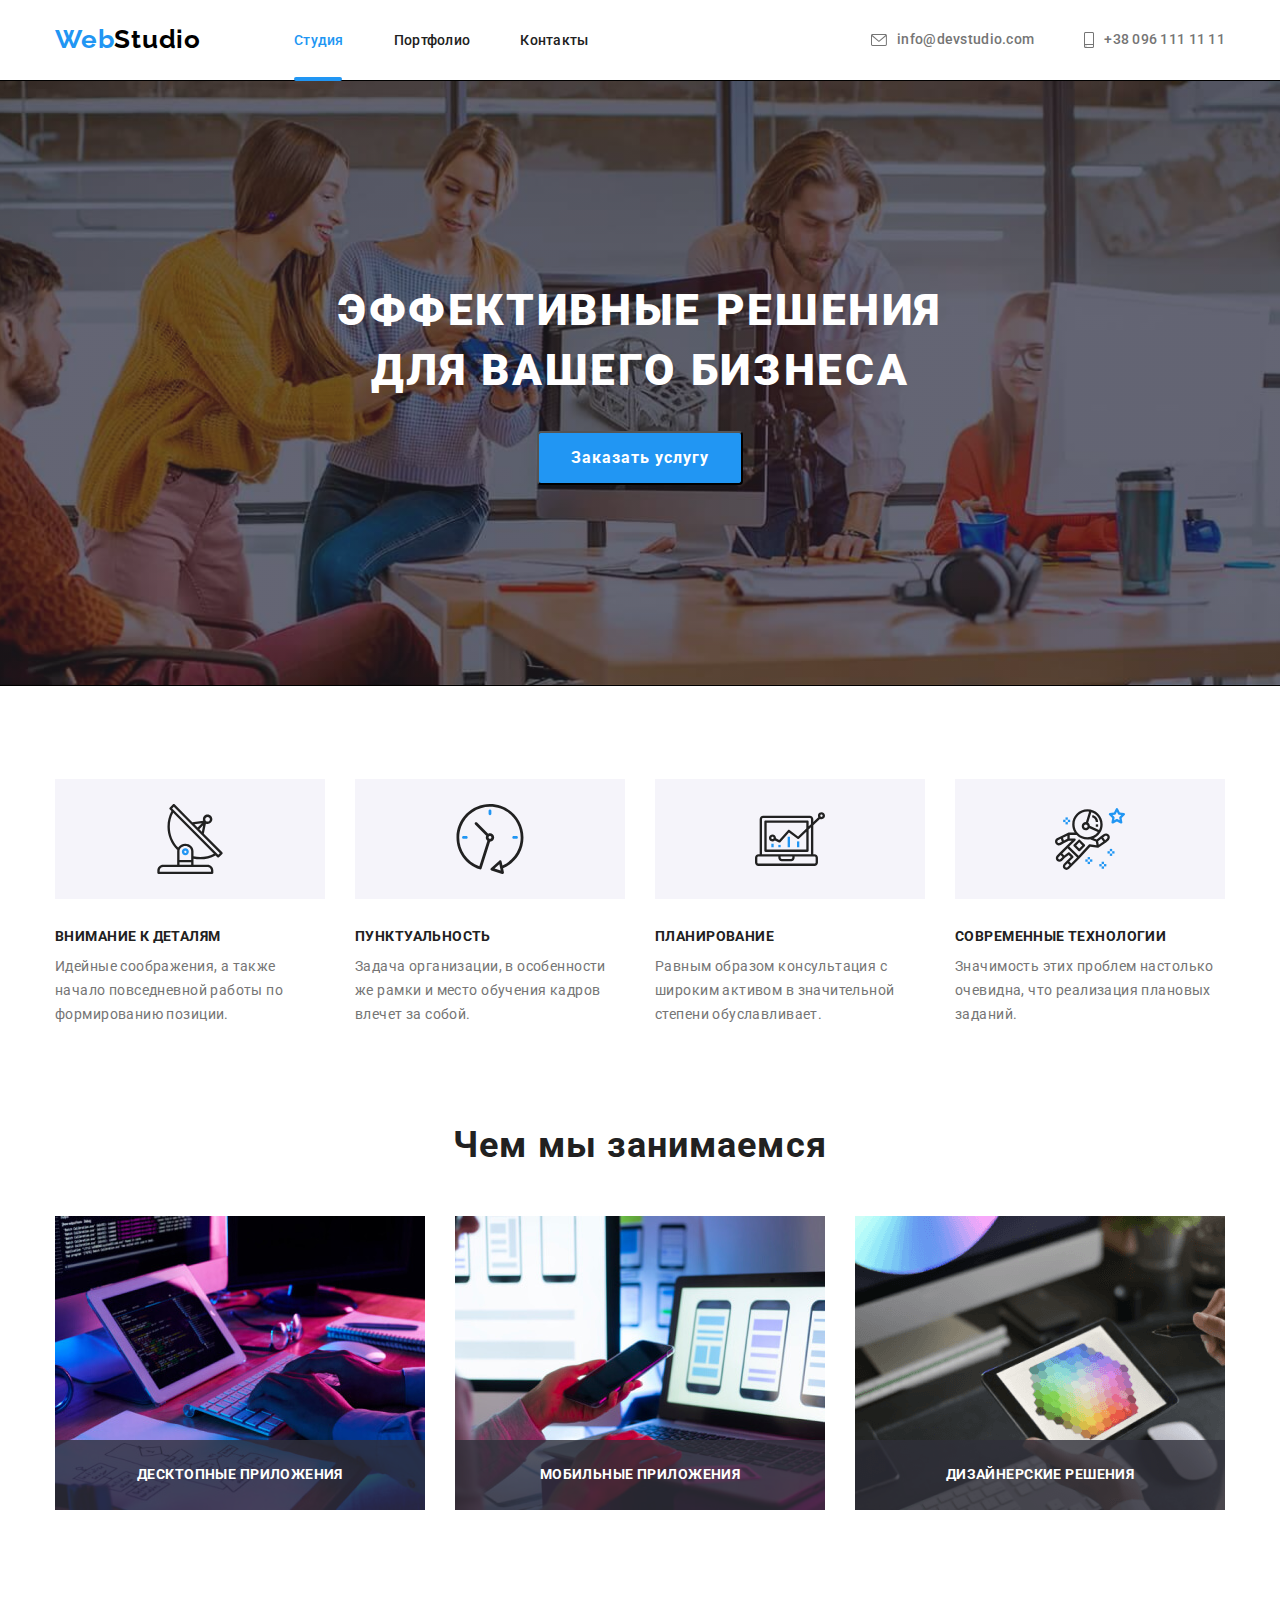
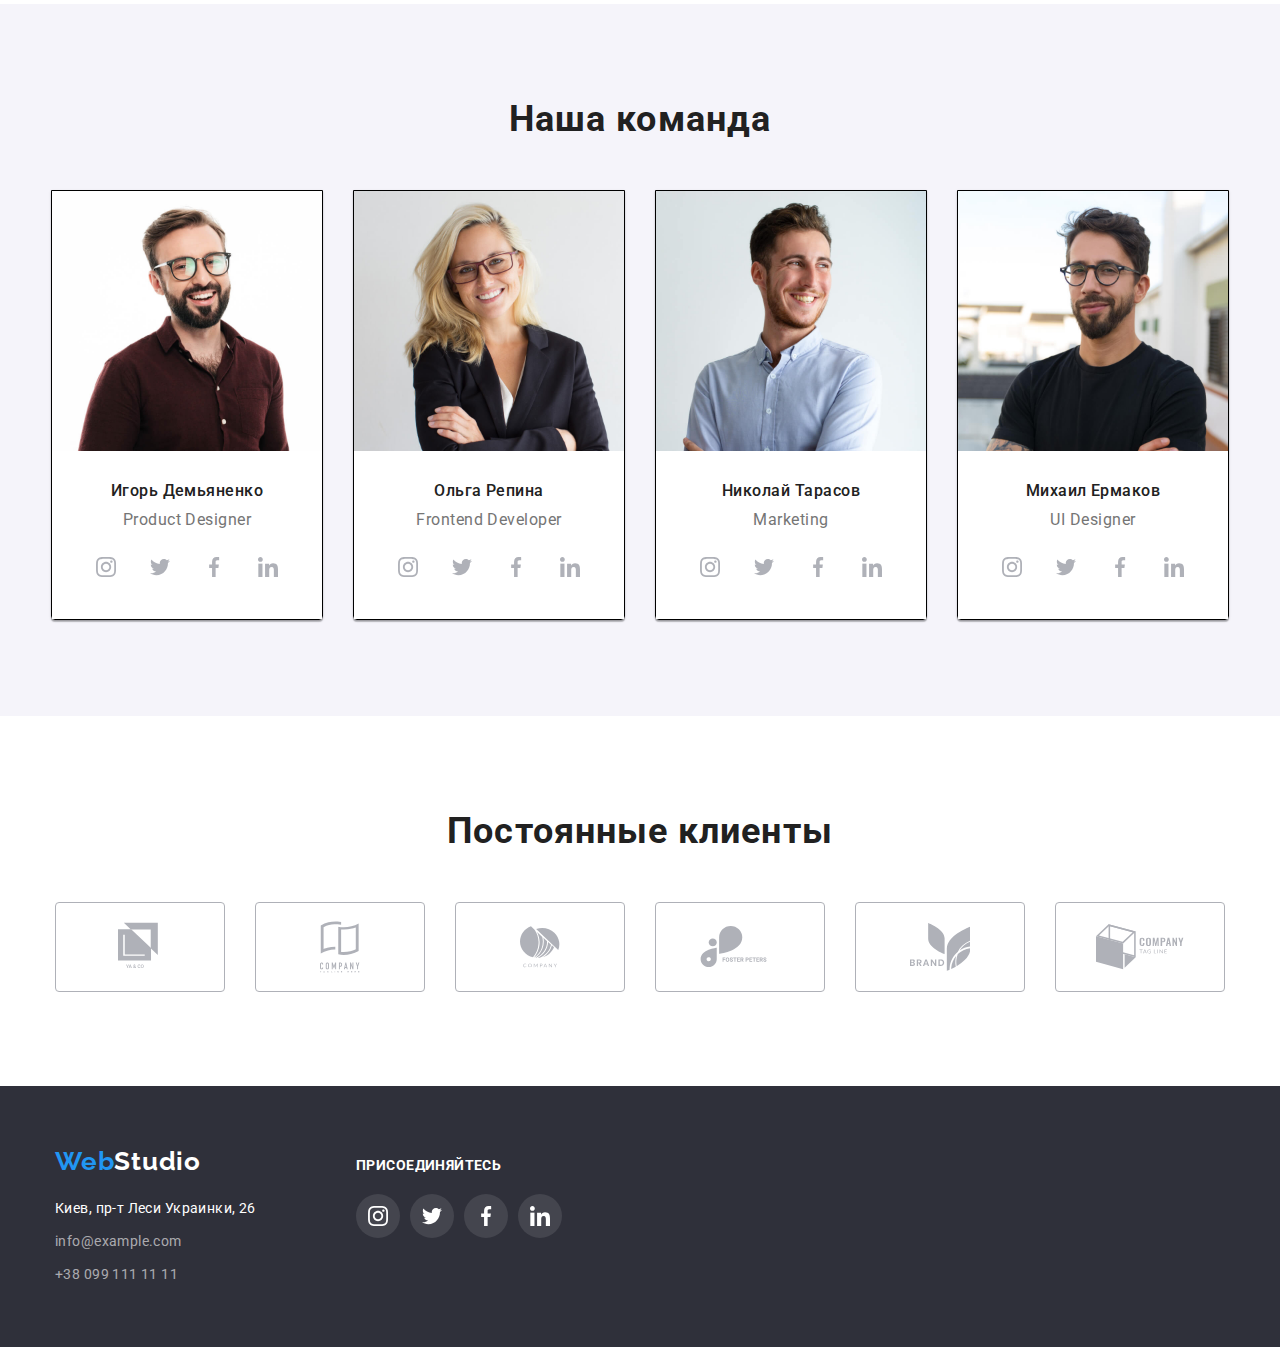
<file: index.html>
<!DOCTYPE html>
<html lang="ru">
  <head>
    <meta charset="UTF-8" />
    <meta name="viewport" content="width=device-width, initial-scale=1.0" />
    <link
      rel="stylesheet"
      href="https://cdnjs.cloudflare.com/ajax/libs/modern-normalize/1.0.0/modern-normalize.css"
    />
    <link
      href="https://fonts.googleapis.com/css2?family=Raleway:wght@700&family=Roboto:wght@400;500;700;900&display=swap"
      rel="stylesheet"
    />
    <link rel="stylesheet" href="./css/styles.css" />
    <title>Студия</title>
  </head>
  <body>
    <!--header-->
    <header class="header">
      <div class="container header-menu">
        <nav class="navigation">
          <a class="link" href="./index.html" aria-label="логотип вебстудия">
            <p class="logo">Web<span class="text">Studio</span></p>
          </a>
          <ul class="navigation-list list">
            <li class="navigation-list-item">
              <a class="navigation-list-link link studio" href="./index.html"
                >Студия</a
              >
            </li>
            <li class="navigation-list-item">
              <a class="navigation-list-link link" href="./portfolio.html"
                >Портфолио</a
              >
            </li>
            <li class="navigation-list-item">
              <a class="navigation-list-link link" href="">Контакты</a>
            </li>
          </ul>
        </nav>
        <address class="address">
          
          <ul class="address-list list">
            <li class="address-list-item">
              <a class="address-list-link link" href="mailto:info@devstudio.com">
                <svg class="address-mail">
                <use href=./images/sprite.svg#mail></use>
                </svg>info@devstudio.com</a>
            </li>
            <li class="address-list-item">              
              <a class="address-list-link link" href="tel:+380961111111">
                <svg class="address-smartphone">
                  <use href=./images/sprite.svg#smartphone></use>
                </svg>+38 096 111 11 11</a
              >
            </li>
          </ul>
        </address>
      </div>
    </header>
    <main>
      <!--hero-->
      <section class="section section-hero">
        <div class="overlay">
          <h1 class="hero-title">Эффективные решения для вашего бизнеса</h1>
          <div class="hero-btn">
            <button class="modal-btn" type="button" data-modal-open>Заказать услугу</button>
          </div>
        </div>
      </section>
      <!--features-->
      <section class="section feauters">
        <h2 class="feauters-hero-title">Приемущества вебстудии</h2>
        <div class="container">
          <ul class="feauters-list list">
            <li class="item">
              <div class="features-block">
                <svg class="features-svg">
                  <use href=./images/sprite.svg#antenna></use>
                </svg>
              </div>
              <h3 class="feauters-title">Внимание к деталям</h3>
              <p class="description">
                Идейные соображения, а также начало повседневной работы по
                формированию позиции.
              </p>
            </li>
            <li class="item">
              <div class="features-block">
                <svg class="features-svg">
                  <use href=./images/sprite.svg#clock></use>
                </svg>
              </div>
              <h3 class="feauters-title">Пунктуальность</h3>
              <p class="description">
                Задача организации, в особенности же рамки и место обучения
                кадров влечет за собой.
              </p>
            </li>
            <li class="item">
              <div class="features-block">
                <svg class="features-svg">
                  <use href=./images/sprite.svg#diagram></use>
                </svg>
              </div>
              <h3 class="feauters-title">Планирование</h3>
              <p class="description">
                Равным образом консультация с широким активом в значительной
                степени обуславливает.
              </p>
            </li>
            <li class="item">
              <div class="features-block">
                <svg class="features-svg">
                  <use href=./images/sprite.svg#astronaut></use>
                </svg>
              </div>
              <h3 class="feauters-title">Современные технологии</h3>
              <p class="description">
                Значимость этих проблем настолько очевидна, что реализация
                плановых заданий.
              </p>
            </li>
          </ul>
        </div>
      </section>
      <!--what are we doing-->
      <section class="section">
        <div class="we-doing">
          <h2 class="we-doing-title">Чем мы занимаемся</h2>
          <ul class="we-doing-list list">
            <li class="we-doing-list-item">
             <img
                src="./images/what-are-we-doing/img-1.jpg"
                alt="программист набирает код"
                width="370"
                height="294"
              />
              <div class="we-doing-products">
                <h3 class="we-doing-subtitle">Десктопные приложения</h3>
              </div>
            </li>
            <li class="we-doing-list-item">
              <img
                src="./images/what-are-we-doing/img-2.jpg"
                alt="человек  работает в телефоне"
                width="370"
                height="294"
              />
              <div class="we-doing-products">
                <h3 class="we-doing-subtitle">Мобильные приложения</h3>
              </div>
            </li>
            <li class="we-doing-list-item">
              <img
                src="./images/what-are-we-doing/img-3.png"
                alt="человек работает в планшете"
                width="370"
                height="294"
              />
              <div class="we-doing-products">
                <h3 class="we-doing-subtitle">Дизайнерские решения</h3>
              </div>
            </li>
          </ul>
        </div>
      </section>
      <!--our team-->
      <section class="section-comand">
        <div class="container our-comand">
          <h2 class="our-comand-title">Наша команда</h2>
          <div>
            <ul class="our-comand-list list">
              <li class="our-comand-list-item">
                <img
                  clas="our-comand-foto"
                  src="./images/our-team/team-1.jpg"
                  alt="бородатый мужчина в очках"
                  width="270"
                  height="260"
                />
                <div class="our-comand-about">
                <h3 class="our-comand-team">Игорь Демьяненко</h3>
                <p class="our-comand-team-description" lang="en">
                  Product Designer
                </p>
                <ul class="social-list list">
                  <li class="social-list-item">
                    <a class="social-list-link" href="">
                      <svg class="social-list-svg">
                        <use href=./images/sprite.svg#instagram>
                        </use>
                      </svg>
                    </a>
                  </li>
                  <li class="social-list-item">
                    <a class="social-list-link" href="">
                      <svg class="social-list-svg">
                        <use href=./images/sprite.svg#twitter>
                        </use>
                      </svg>
                    </a>
                  </li>
                  <li class="social-list-item">
                    <a class="social-list-link" href="">
                      <svg class="social-list-svg">
                        <use href=./images/sprite.svg#facebook>
                        </use>
                      </svg>
                    </a>
                  </li>
                  <li class="social-list-item">
                    <a class="social-list-link" href="">
                      <svg class="social-list-svg">
                        <use href=./images/sprite.svg#linkedin>
                        </use>
                      </svg>
                    </a>
                  </li>
                </ul>
                </div>
              </li>
              <li class="our-comand-list-item">
                <img
                  clas="our-comand-foto"
                  src="./images/our-team/team-2.jpg"
                  alt="блондинка в очках"
                  width="270"
                  height="260"
                />
                <div class="our-comand-about">
                <h3 class="our-comand-team">Ольга Репина</h3>
                <p class="our-comand-team-description" lang="en">
                  Frontend Developer
                </p>
                <ul class="social-list list">
                  <li class="social-list-item">
                    <a class="social-list-link" href="">
                      <svg class="social-list-svg">
                        <use href=./images/sprite.svg#instagram>
                        </use>
                      </svg>
                    </a>
                  </li>
                  <li class="social-list-item">
                    <a class="social-list-link" href="">
                      <svg class="social-list-svg">
                        <use href=./images/sprite.svg#twitter>
                        </use>
                      </svg>
                    </a>
                  </li>
                  <li class="social-list-item">
                    <a class="social-list-link" href="">
                      <svg class="social-list-svg">
                        <use href=./images/sprite.svg#facebook>
                        </use>
                      </svg>
                    </a>
                  </li>
                  <li class="social-list-item">
                    <a class="social-list-link" href="">
                      <svg class="social-list-svg">
                        <use href=./images/sprite.svg#linkedin>
                        </use>
                      </svg>
                    </a>
                  </li>
                </ul>
                </div>
              </li>
              <li class="our-comand-list-item">
                <img
                  clas="our-comand-foto"
                  src="./images/our-team/team-3.jpg"
                  alt="мужчина в белой рубашке"
                  width="270"
                  height="260"
                />
                <div class="our-comand-about">
                <h3 class="our-comand-team">Николай Тарасов</h3>
                <p class="our-comand-team-description" lang="en">Marketing</p>
              <ul class="social-list list">
                <li class="social-list-item">
                  <a class="social-list-link" href="">
                    <svg class="social-list-svg">
                      <use href=./images/sprite.svg#instagram>
                      </use>
                    </svg>
                  </a>
                </li>
                <li class="social-list-item">
                  <a class="social-list-link" href="">
                    <svg class="social-list-svg">
                      <use href=./images/sprite.svg#twitter>
                      </use>
                    </svg>
                  </a>
                </li>
                <li class="social-list-item">
                  <a class="social-list-link" href="">
                    <svg class="social-list-svg">
                      <use href=./images/sprite.svg#facebook>
                      </use>
                    </svg>
                  </a>
                </li>
                <li class="social-list-item">
                  <a class="social-list-link" href="">
                    <svg class="social-list-svg">
                      <use href=./images/sprite.svg#linkedin>
                      </use>
                    </svg>
                  </a>
                </li>
              </ul>
              </div>

              </li>
              <li class="our-comand-list-item">
                <img
                  clas="our-comand-foto"
                  src="./images/our-team/team-4.jpg"
                  alt="бородатый мужчина в очках"
                  width="270"
                  height="260"
                />
                <div class="our-comand-about">
                <h3 class="our-comand-team">Михаил Ермаков</h3>
                <p class="our-comand-team-description" lang="en">UI Designer</p>
              <ul class="social-list list">
                <li class="social-list-item">
                  <a class="social-list-link" href="">
                    <svg class="social-list-svg">
                      <use href=./images/sprite.svg#instagram>
                      </use>
                    </svg>
                  </a>
                </li>
                <li class="social-list-item">
                  <a class="social-list-link" href="">
                    <svg class="social-list-svg">
                      <use href=./images/sprite.svg#twitter>
                      </use>
                    </svg>
                  </a>
                </li>
                <li class="social-list-item">
                  <a class="social-list-link" href="">
                    <svg class="social-list-svg">
                      <use href=./images/sprite.svg#facebook>
                      </use>
                    </svg>
                  </a>
                </li>
                <li class="social-list-item">
                  <a class="social-list-link" href="">
                    <svg class="social-list-svg">
                      <use href=./images/sprite.svg#linkedin>
                      </use>
                    </svg>
                  </a>
                </li>
              </ul>
              </div>
              </li>
            </ul>
          </div>
        </div>
      </section>
      <section class="regular-clients">
        <div class="container regular-clients-block section">
          <h2 class="regular-clients-title">Постоянные клиенты</h2>
          <ul class="regular-clients-list list">
            <li class="regular-clients-list-item">
              <a class="regular-clients-link" href="">
              <svg class="regular-clients-svg"  width="44px" height="50px">
                <use href=./images/sprite.svg#logo-1></use>
              </svg>
            </a>
          </li>
            <li class="regular-clients-list-item">
              <a class="regular-clients-link" href="">
              <svg class="regular-clients-svg" width="40px" height="52px">
                <use href=./images/sprite.svg#logo-2></use>
              </svg>
            </a>
          </li>
            <li class="regular-clients-list-item">
              <a class="regular-clients-link" href="">
              <svg class="regular-clients-svg" width="40px" height="42px">
                <use href=./images/sprite.svg#logo-3></use>
              </svg>
            </a>
          </li>
            <li class="regular-clients-list-item">
              <a class="regular-clients-link" href="">
              <svg class="regular-clients-svg" width="80px" height="42px">
                <use href=./images/sprite.svg#logo-4></use>
              </svg>
            </a>
          </li>
            <li class="regular-clients-list-item">
              <a class="regular-clients-link" href="">
              <svg class="regular-clients-svg" width="60px" height="48px">
                <use href=./images/sprite.svg#logo-5></use>
              </svg>
            </a>
          </li>
            <li class="regular-clients-list-item">
              <a class="regular-clients-link" href="">
              <svg class="regular-clients-svg" width="88px" height="46px">
                <use href=./images/sprite.svg#logo-6></use>
              </svg>
            </a>
          </li>
          </ul>
        </div>
      </section>
    </main>
    <footer class="footer">
      <div class="container footer-block">
        <div class="footer-contacts">
        <div class="footer-link">
          <a class="link" href="./index.html" aria-label="логотип вебстудии">
            <p class="footer-logo">Web<span class="logo-text">Studio</span></p>
          </a>
        </div>
        <div class="contacts">
        <address class="address">
          <ul class="contact-list list">
            <li class="contact-list-item">
              <a
                class="contact-list-link address-number link"
                href="https://goo.gl/maps/dycqHEZfYpcKe13H9"
                target="_blank"
              >
                Киев, пр-т Леси Украинки, 26
              </a>
            </li>
            <li class="contact-list-item">
              <a class="contact-list-link link" href="mailto:info@example.com"
                >info@example.com</a
              >
            </li>
            <li class="contact-list-item">
              <a class="contact-list-link link" href="tel:+380991111111"
                >+38 099 111 11 11</a
              >
            </li>
          </ul>
        </address>
        </div>
        </div>
        <div class="join-block">
          <h2 class="join-block-title">Присоединяйтесь</h2>
          <ul class="footer-social-list list">
            <li class="social-list-item">
              <a class="footer-social-list-link" href="">
                <svg class="footer-social-list-svg">
                  <use href=./images/sprite.svg#instagram>
                  </use>
                </svg>
              </a>
            </li>
            <li class="social-list-item">
              <a class="footer-social-list-link" href="">
                <svg class="footer-social-list-svg">
                  <use href=./images/sprite.svg#twitter>
                  </use>
                </svg>
              </a>
            </li>
            <li class="social-list-item">
              <a class="footer-social-list-link" href="">
                <svg class="footer-social-list-svg">
                  <use href=./images/sprite.svg#facebook>
                  </use>
                </svg>
              </a>
            </li>
            <li class="social-list-item">
              <a class="footer-social-list-link" href="">
                <svg class="footer-social-list-svg">
                  <use href=./images/sprite.svg#linkedin>
                  </use>
                </svg>
              </a>
            </li>
          </ul>
        </div>
      </div>
    </footer>
    <div class="backdrop is-hidden" data-modal>
      <div class="modal">
        <button type="button" class="close-button" data-modal-close>
          <svg width="11px" height="11px">
            <use href=./images/sprite.svg#close></use>
          </svg>
        </button>
      </div>
    </div>
    <script src="./js/modal.js"></script>
  </body>
</html>
</file>
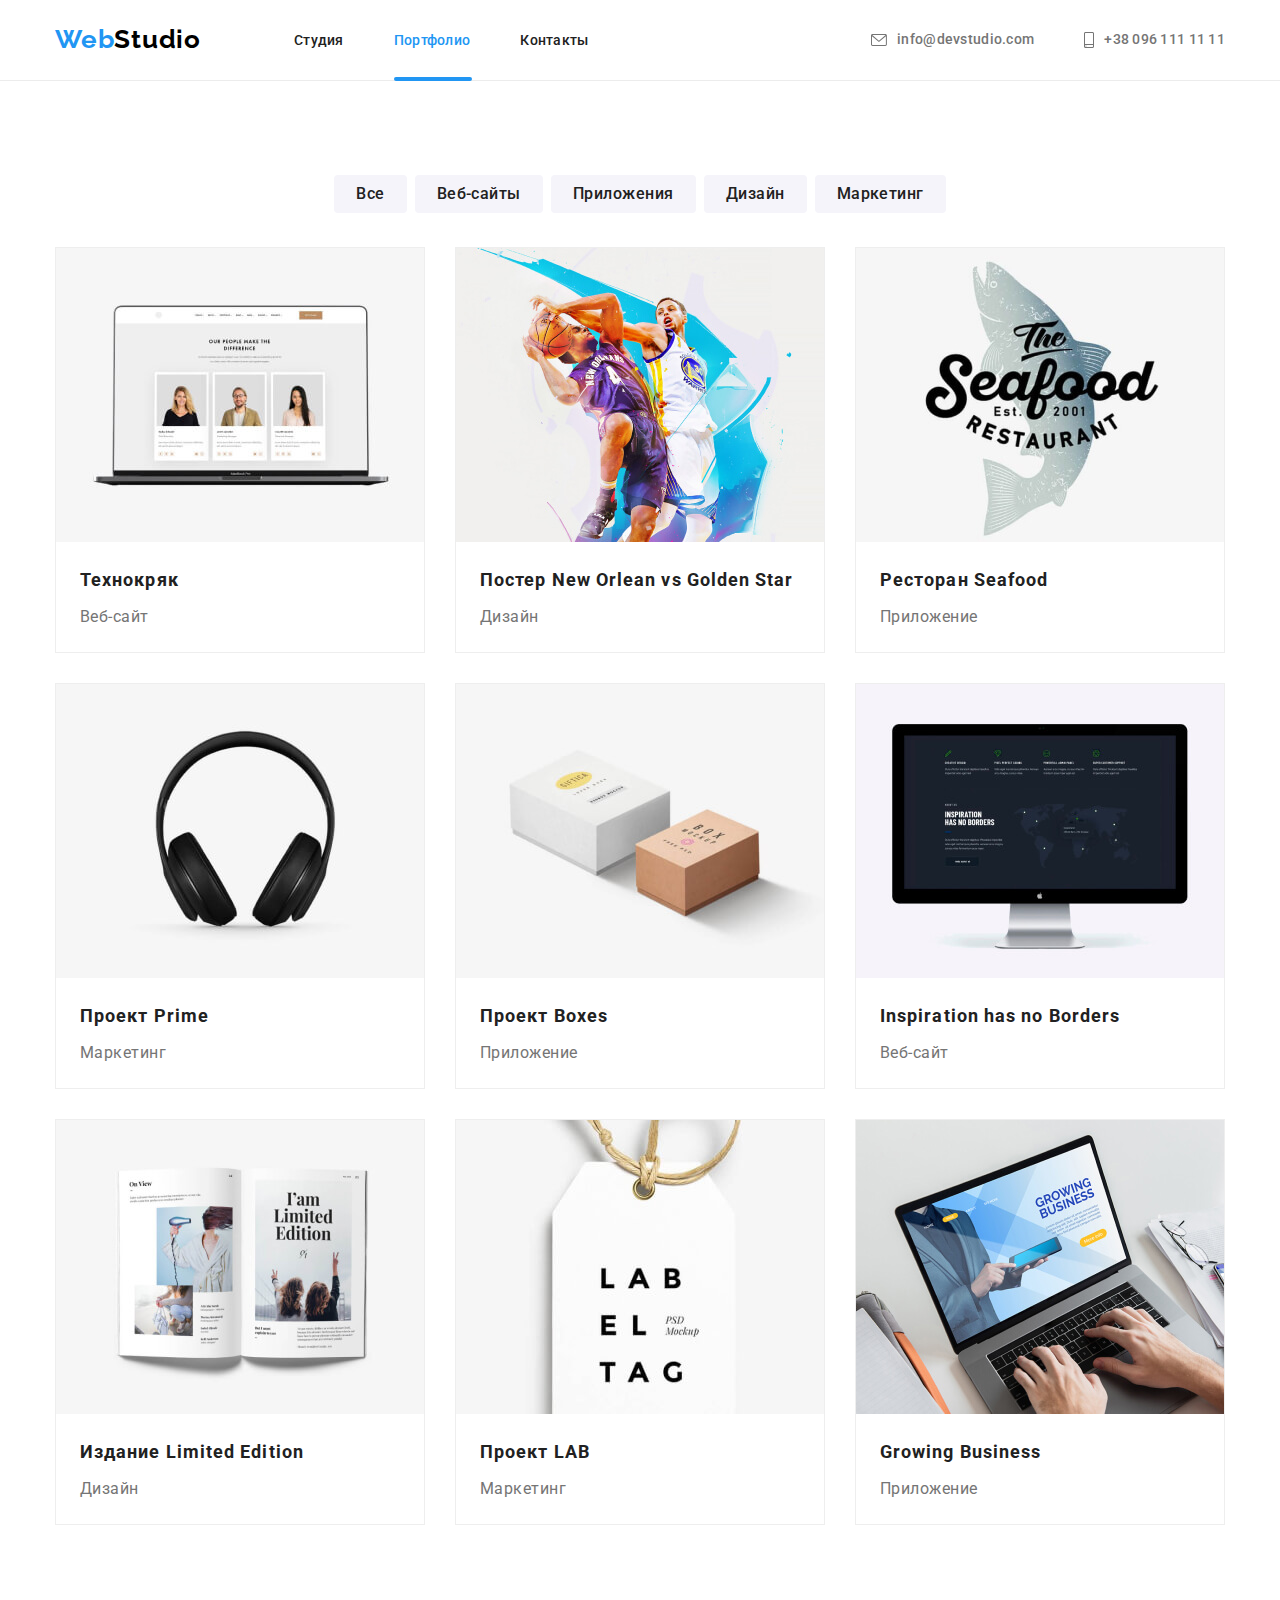
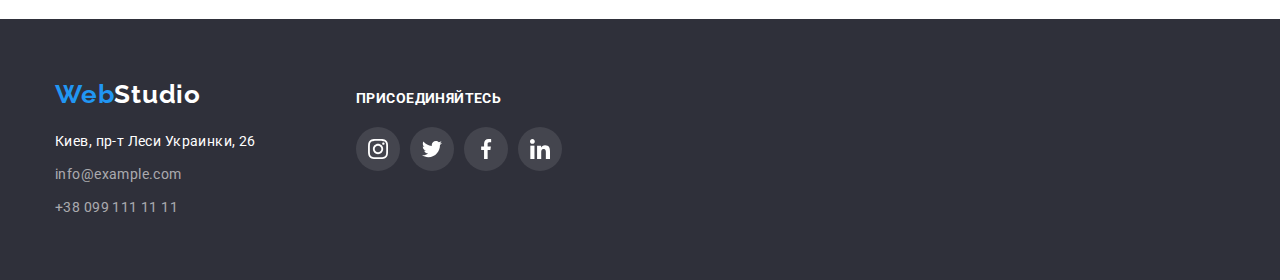
<file: portfolio.html>
<!DOCTYPE html>
<html lang="ru">
  <head>
    <meta charset="UTF-8" />
    <meta name="viewport" content="width=device-width, initial-scale=1.0" />
    <link
      rel="stylesheet"
      href="https://cdnjs.cloudflare.com/ajax/libs/modern-normalize/1.0.0/modern-normalize.css"
    />
    <link
      href="https://fonts.googleapis.com/css2?family=Raleway:wght@700&family=Roboto:wght@400;500;700;900&display=swap"
      rel="stylesheet"
    />
    <link rel="stylesheet" href="./css/styles.css" />
    <title>Портфолио</title>
  </head>
  <body>
    <!--header-->
    <header class="header">
      <div class="container header-menu">
        <nav class="navigation">
          <a class="link" href="./index.html" aria-label="логотип вебстудия">
            <p class="logo">Web<span class="text">Studio</span></p>
          </a>
          <ul class="navigation-list list">
            <li class="navigation-list-item">
              <a class="navigation-list-link link" href="./index.html">Студия</a>
            </li>
            <li class="navigation-list-item">
              <a class="navigation-list-link link portfolio" href="./portfolio.html">Портфолио</a>
            </li>
            <li class="navigation-list-item">
              <a class="navigation-list-link link" href="">Контакты</a>
            </li>
          </ul>
        </nav>
        <address class="address">
    
          <ul class="address-list list">
            <li class="address-list-item">
              <a class="address-list-link link" href="mailto:info@devstudio.com">
                <svg class="address-mail">
                  <use href=./images/sprite.svg#mail></use>
                </svg>info@devstudio.com</a>
            </li>
            <li class="address-list-item">
              <a class="address-list-link link" href="tel:+380961111111">
                <svg class="address-smartphone">
                  <use href=./images/sprite.svg#smartphone></use>
                </svg>+38 096 111 11 11</a>
            </li>
          </ul>
        </address>
      </div>
    </header>
    <main class="main">
      <section class="our-work">
        <div class="container">
          <!--filter-->
          <div class="our-work-item">
            <h1 class="our-work-title">Наши работы</h1>
            <ul class="our-work-button-list list">
              <li class="our-work-button-list-item">
                <button class="portfolio-modal-btn" type="button">Все</button>
              </li>
              <li class="our-work-button-list-item">
                <button class="portfolio-modal-btn" type="button">
                  Веб-сайты
                </button>
              </li>
              <li class="our-work-button-list-item">
                <button class="portfolio-modal-btn" type="button">
                  Приложения
                </button>
              </li>
              <li class="our-work-button-list-item">
                <button class="portfolio-modal-btn" type="button">
                  Дизайн
                </button>
              </li>
              <li class="our-work-button-list-item">
                <button class="portfolio-modal-btn" type="button">
                  Маркетинг
                </button>
              </li>
            </ul>
          </div>
          <!--projects-->
          <div class="our-projects">
            <ul class="projects list">
              <li class="projects-list-item">
                <a class="link" href="">
                  <div class="project-list-block">
                  <img
                    src="./images/projects/project-one.jpg"
                    alt="ноутбук с открытым сайтом"
                    width="370px"
                    ;
                    height="294px"
                    ;
                  />
                  <div class="portfolio-overlay">
                  <p class="projects-description">Технокряк это современная площадка распространения коронавируса. Компании используют эту платформу для цифрового
                  шпионажа и атак на защищённые сервера конкурентов.</p>
                </div>
                </div>
                  <div class="projects-list">
                    <h2 class="projects-list-title">Технокряк</h2>
                    <p class="projects-list-about">Веб-сайт</p>
                  </div>
                </a>
              </li>
              <li class="projects-list-item">
                <a class="link" href="">
                                    <div class="project-list-block">

                  <img
                    src="./images/projects/project-two.jpg"
                    alt="два баскетболиста борются за мяч"
                    width="370px"
                    ;
                    height="294px"
                    ;
                  />
                  <div class="portfolio-overlay">
                    <p class="projects-description">Технокряк это современная площадка распространения коронавируса. Компании используют
                      эту платформу для цифрового
                      шпионажа и атак на защищённые сервера конкурентов.</p>
                  </div>
                  </div>
                  <div class="projects-list">
                    <h2 class="projects-list-title">
                      Постер <span lang="en">New Orlean vs Golden Star</span>
                    </h2>
                    <p class="projects-list-about">Дизайн</p>
                  </div>
                </a>
              </li>
              <li class="projects-list-item">
                <a class="link" href="">
                                    <div class="project-list-block">
                  <img
                    src="./images/projects/project-three.jpg"
                    alt="надпись морская еда и рисунок акулы "
                    width="370px"
                    ;
                    height="294px"
                    ;
                  />
                  <div class="portfolio-overlay">
                    <p class="projects-description">Технокряк это современная площадка распространения коронавируса. Компании используют
                      эту платформу для цифрового
                      шпионажа и атак на защищённые сервера конкурентов.</p>
                  </div>
                  </div>
                  <div class="projects-list">
                    <h2 class="projects-list-title">
                      Ресторан <span lang="en">Seafood</span>
                    </h2>
                    <p class="projects-list-about">Приложение</p>
                  </div>
                </a>
              </li>
              <li class="projects-list-item">
                <a class="link" href="">
                                    <div class="project-list-block">
                  <img
                    src="./images/projects/project-four.jpg"
                    alt="наушники"
                    width="370px"
                    ;
                    height="294px"
                    ;
                  />
                  <div class="portfolio-overlay">
                    <p class="projects-description">Технокряк это современная площадка распространения коронавируса. Компании используют
                      эту платформу для цифрового
                      шпионажа и атак на защищённые сервера конкурентов.</p>
                  </div>
                  </div>
                  <div class="projects-list">
                    <h2 class="projects-list-title">
                      Проект <span lang="en">Prime</span>
                    </h2>
                    <p class="projects-list-about">Маркетинг</p>
                  </div>
                </a>
              </li>
              <li class="projects-list-item">
                <a class="link" href="">
                                    <div class="project-list-block">
                  <img
                    src="./images/projects/project-five.jpg"
                    alt="две упаковочные коробки"
                    width="370px"
                    ;
                    height="294px"
                    ;
                  />
                  <div class="portfolio-overlay">
                    <p class="projects-description">Технокряк это современная площадка распространения коронавируса. Компании используют
                      эту платформу для цифрового
                      шпионажа и атак на защищённые сервера конкурентов.</p>
                  </div>
                  </div>
                  <div class="projects-list">
                    <h2 class="projects-list-title">
                      Проект <span lang="en">Boxes</span>
                    </h2>
                    <p class="projects-list-about">Приложение</p>
                  </div>
                </a>
              </li>
              <li class="projects-list-item">
                <a class="link" href="">
                                  <div class="project-list-block">
                 <img
                    src="./images/projects/project-six.jpg"
                    alt="компьютер моноблок"
                    width="370px"
                    ;
                    height="294px"
                    ;
                  />
                  <div class="portfolio-overlay">
                    <p class="projects-description">Технокряк это современная площадка распространения коронавируса. Компании используют
                      эту платформу для цифрового
                      шпионажа и атак на защищённые сервера конкурентов.</p>
                  </div>
                  </div>
                  <div class="projects-list">
                    <h2 class="projects-list-title">
                      <span lang="en">Inspiration has no Borders</span>
                    </h2>
                    <p class="projects-list-about">Веб-сайт</p>
                  </div>
                </a>
              </li>
              <li class="projects-list-item">
                <a class="link" href="">
                                    <div class="project-list-block">

                  <img
                    src="./images/projects/project-seven.jpg"
                    alt="журнал, открытый на одной из страниц"
                    width="370px"
                    ;
                    height="294px"
                    ;
                  />
                  <div class="portfolio-overlay">
                    <p class="projects-description">Технокряк это современная площадка распространения коронавируса. Компании используют
                      эту платформу для цифрового
                      шпионажа и атак на защищённые сервера конкурентов.</p>
                  </div>
                  </div>
                  <div class="projects-list">
                    <h2 class="projects-list-title">
                      Издание <span lang="en">Limited Edition</span>
                    </h2>
                    <p class="projects-list-about">Дизайн</p>
                  </div>
                </a>
              </li>
              <li class="projects-list-item">
                <a class="link" href="">
                                    <div class="project-list-block">

                  <img
                    src="./images/projects/project-eight.jpg"
                    alt="бирка с надписью лаб эль таг"
                    width="370px"
                    ;
                    height="294px"
                    ;
                  />
                  <div class="portfolio-overlay">
                    <p class="projects-description">Технокряк это современная площадка распространения коронавируса. Компании используют
                      эту платформу для цифрового
                      шпионажа и атак на защищённые сервера конкурентов.</p>
                  </div>
                  </div>
                  <div class="projects-list">
                    <h2 class="projects-list-title">
                      Проект <span lang="en">LAB</span>
                    </h2>
                    <p class="projects-list-about">Маркетинг</p>
                  </div>
                </a>
              </li>
              <li class="projects-list-item">
                <a class="link" href="">
                                    <div class="project-list-block">

                  <img
                    src="./images/projects/project-nine.jpg"
                    alt="человек работает на ноутбуке"
                    width="370px"
                    ;
                    height="294px"
                    ;
                  />
                  <div class="portfolio-overlay">
                    <p class="projects-description">Технокряк это современная площадка распространения коронавируса. Компании используют
                      эту платформу для цифрового
                      шпионажа и атак на защищённые сервера конкурентов.</p>
                  </div>
                  </div>
                  <div class="projects-list">
                    <h2 class="projects-list-title">
                      <span lang="en">Growing Business</span>
                    </h2>
                    <p class="projects-list-about">Приложение</p>
                  </div>
                </a>
              </li>
            </ul>
          </div>
        </div>
      </section>
    </main>
      <footer class="footer">
        <div class="container footer-block">
          <div class="footer-contacts">
            <div class="footer-link">
              <a class="link" href="./index.html" aria-label="логотип вебстудии">
                <p class="footer-logo">Web<span class="logo-text">Studio</span></p>
              </a>
            </div>
            <div class="contacts">
              <address class="address">
                <ul class="contact-list list">
                  <li class="contact-list-item">
                    <a class="contact-list-link address-number link" href="https://goo.gl/maps/dycqHEZfYpcKe13H9"
                      target="_blank">
                      Киев, пр-т Леси Украинки, 26
                    </a>
                  </li>
                  <li class="contact-list-item">
                    <a class="contact-list-link link" href="mailto:info@example.com">info@example.com</a>
                  </li>
                  <li class="contact-list-item">
                    <a class="contact-list-link link" href="tel:+380991111111">+38 099 111 11 11</a>
                  </li>
                </ul>
              </address>
            </div>
          </div>
          <div class="join-block">
            <h2 class="join-block-title">Присоединяйтесь</h2>
            <ul class="footer-social-list list">
              <li class="social-list-item">
                <a class="footer-social-list-link" href="">
                  <svg class="footer-social-list-svg">
                    <use href=./images/sprite.svg#instagram>
                    </use>
                  </svg>
                </a>
              </li>
              <li class="social-list-item">
                <a class="footer-social-list-link" href="">
                  <svg class="footer-social-list-svg">
                    <use href=./images/sprite.svg#twitter>
                    </use>
                  </svg>
                </a>
              </li>
              <li class="social-list-item">
                <a class="footer-social-list-link" href="">
                  <svg class="footer-social-list-svg">
                    <use href=./images/sprite.svg#facebook>
                    </use>
                  </svg>
                </a>
              </li>
              <li class="social-list-item">
                <a class="footer-social-list-link" href="">
                  <svg class="footer-social-list-svg">
                    <use href=./images/sprite.svg#linkedin>
                    </use>
                  </svg>
                </a>
              </li>
            </ul>
          </div>
        </div>
      </footer>
  </body>
</html>
</file>
<file: css/styles.css>
:root {
  --main-font: "Roboto", sans-serif;
  --secondary-font: "Raleway", sans-serif;
  --title-light-theme-color: #212121;
  --title-dark-theme-color: #ffffff;
  --description-color: #757575;
}
*,
*::before,
*::after {
  margin: 0;
  padding: 0;
}
body {
  font-family: var(--main-font);
  font-style: normal;
}
.list {
  list-style: none;
}
.link {
  text-decoration: none;
}
.address {
  font-style: normal;
  margin-left: auto;
}

img {
  display: block;
}
.container {
  width: 1200px;
  padding: 0 15px;
  margin: 0 auto;
  align-items: center;
}
.section {
  margin-bottom: 94px;
}
.backdrop {
  position: fixed;
  top: 0;
  left: 0;
  width: 100%;
  height: 100%;
  background-color: rgba(0, 0, 0, 0.2);
}
.is-hidden {
  opacity: 0;
  visibility: hidden;
  pointer-events: none;
}
.modal {
  position: absolute;
  top: 50%;
  left: 50%;
  transform: translate(-50%, -50%);
  width: 528px;
  height: 581px;
  background-color: #ffffff;
}
.close-button {
  position: absolute;
  top: 8px;
  right: 8px;
  width: 30px;
  height: 30px;
  background-color: #ffffff;
  border: 1px solid rgba(0, 0, 0, 0.1);
  border-radius: 50%;
  cursor: pointer;
}
/*HEADER*/
.header-menu {
  display: flex;
}

.navigation {
  display: flex;
}
.navigation-list {
  display: flex;
  align-items: center;
  padding: 30px 0px;
}
.navigation-list-item:not(:last-child) {
  margin-right: 50px;
}
.address-list {
  display: flex;
  padding: 32px 0px;
}

.logo {
  font-family: var(--secondary-font);
  font-style: normal;
  font-weight: 700;
  font-size: 26px;
  line-height: 1.19;
  letter-spacing: 0.03em;
  color: #2196f3;
  padding-top: 24px;
  padding-bottom: 25px;
  margin-right: 93px;
}
.text {
  color: #000000;
}
.navigation-list-link,
.address-list-link {
  font-weight: 500;
  font-size: 14px;
  line-height: 1.14;
  letter-spacing: 0.02em;
  color: var(--title-light-theme-color);
  transition: color 250ms cubic-bezier(0.4, 0, 0.2, 1);
}
.studio,
.portfolio {
  color: #2196f3;
}
.studio:after {
  position: absolute;
  content: "";
  display: block;
  width: 48px;
  height: 4px;
  border-radius: 2px;
  background-color: #2196f3;
  margin: 0 auto;
  margin-top: 28px;
}
.portfolio:after {
  position: absolute;
  content: "";
  display: block;
  width: 78px;
  height: 4px;
  border-radius: 2px;
  background-color: #2196f3;
  margin: 0 auto;
  margin-top: 28px;
}
.address-list-link {
  color: var(--description-color);
  display: flex;
  align-items: center;
}

.navigation-list-link:hover,
.navigation-list-link:focus,
.address-list-link:hover,
.address-list-link:focus {
  color: #2196f3;
}
.address-list-item:not(:last-child) {
  margin-right: 50px;
}
.address-mail {
  height: 12px;
  width: 16px;
  left: 1052px;
  top: 34px;
  border-radius: 0px;
  margin-right: 10px;
  fill: #757575;
}
.address-smartphone {
  width: 10px;
  height: 16px;
  margin-right: 10px;
  fill: #757575;
}
.address-list-link:hover,
.address-list-link:focus .address-smartphone {
  --color1: #2196f3;
}
.address-list-link:hover,
.address-list-link:focus .address-mail {
  --color1: #2196f3;
}

/*END-HEADER*/
/*HERO*/

.overlay {
  margin-left: auto;
  margin-right: auto;
  outline: 1px solid black;
  background-image: linear-gradient(
      rgba(47, 48, 58, 0.4),
      rgba(47, 48, 58, 0.4)
    ),
    url(../images/Img-hero/Img-hero.jpg);
  background-repeat: no-repeat;
  background-position: 50% 50%;
  background-size: cover;
}

.hero-title {
  font-weight: 900;
  font-size: 44px;
  line-height: 1.36;
  text-align: center;
  letter-spacing: 0.06em;
  text-transform: uppercase;
  color: var(--title-dark-theme-color);
  padding-top: 200px;
  min-height: 120px;
  width: 696px;
  margin-left: auto;
  margin-right: auto;
}
.section-hero .hero-btn {
  display: flex;
  padding-top: 30px;
  padding-bottom: 200px;
}
.modal-btn {
  font-weight: 700;
  font-size: 16px;
  line-height: 1.88;
  letter-spacing: 0.06em;
  color: var(--title-dark-theme-color);
  background-color: #2196f3;
  min-height: 50px;
  min-width: 200px;
  padding: 10px 32px;
  border-radius: 4px;
  margin-left: auto;
  margin-right: auto;
  cursor: pointer;
}
/*END-HERO*/

/*FEAUTERS*/

.feauters-hero-title {
  position: absolute;
  clip: rect(0 0 0 0);
  width: 1px;
  height: 1px;
  margin: -1px;
  border: 0;
  padding: 0;
  overflow: hidden;
}

.features-block {
  display: flex;
  justify-content: center;
  background-color: #f5f4fa;
  margin-bottom: 30px;
  width: 270px;
}

.features-svg {
  display: inline-block;
  min-width: 70px;
  height: 70px;
  margin: 25px auto;
}

.feauters-title {
  font-weight: 700;
  font-size: 14px;
  line-height: 1.14;
  letter-spacing: 0.03em;
  text-transform: uppercase;
  color: var(--title-light-theme-color);
  margin-bottom: 10px;
}
.description {
  display: inline-block;
  font-weight: 400;
  font-size: 14px;
  line-height: 1.71;
  letter-spacing: 0.03em;
  color: var(--description-color);
  width: 270px;
  height: 75px;
}

.feauters-list {
  display: flex;
  justify-content: center;
}
.item {
  display: inline-block;
  width: 270px;
}
.feauters-list :not(:last-child) {
  margin-right: 30px;
}
/*END-FEAUTERS*/

/*WHAT-ARE-WE-DOING*/

.we-doing {
  display: flex;
  flex-direction: column;
}
.we-doing-title,
.our-comand-title {
  font-weight: 700;
  font-size: 36px;
  line-height: 1.17;
  text-align: center;
  letter-spacing: 0.03em;
  color: var(--title-light-theme-color);
}

.we-doing-title {
  display: flex;
  justify-content: center;
}
.we-doing-list {
  display: flex;
  margin-top: 50px;
  justify-content: center;
}
.we-doing-list .we-doing-list-item:not(:last-child) {
  margin-right: 30px;
}
.we-doing-list-item {
  position: relative;
}
.we-doing-products {
  position: absolute;
  top: 100%;
  display: flex;
  justify-content: center;
  width: 370px;
  height: 70px;
  background: rgba(47, 48, 58, 0.8);
  transform: translate(0, -100%);
}
.we-doing-subtitle {
  display: flex;
  align-items: center;
  font-weight: 700;
  font-size: 14px;
  line-height: 1.14px;
  letter-spacing: 0.03em;
  text-transform: uppercase;
  color: #ffffff;
}

/*END-WHAT-ARE-WE-DOING*/

/*OUR-TEAM*/

.section-comand {
  background-color: #f5f4fa;
}

.our-comand-title {
  display: block;
  min-height: 42px;
  min-width: 264px;
  margin-left: auto;
  margin-right: auto;
  padding-top: 94px;
  padding-bottom: 50px;
}

.our-comand-list {
  display: flex;
  justify-content: center;
  padding-bottom: 96px;
}
.our-comand-list-item {
  display: flex;
  flex-direction: column;
  justify-content: center;
  border: 1px solid;
  box-shadow: 0px 1px 3px rgba(0, 0, 0, 0.12), 0px 1px 1px rgba(0, 0, 0, 0.14),
    0px 2px 1px rgba(0, 0, 0, 0.2);
  border-radius: 0px 0px 4px 4px;
}
.our-comand-list .our-comand-list-item:not(:last-child) {
  margin-right: 30px;
}

.our-comand-about {
  background-color: #ffffff;
}

.our-comand-team {
  font-weight: 500;
  font-size: 16px;
  line-height: 1.19;
  letter-spacing: 0.03em;
  color: var(--title-light-theme-color);
  text-align: center;
  margin-top: 30px;
}
.our-comand-team-description {
  font-weight: 400;
  font-size: 16px;
  line-height: 1.19;
  letter-spacing: 0.03em;
  color: var(--description-color);
  text-align: center;
  margin-top: 10px;
  margin-bottom: 16px;
}

.social-list {
  display: flex;
  justify-content: space-between;
  margin-right: 32px;
  margin-left: 32px;
  margin-bottom: 30px;
}

.social-list-link {
  display: flex;
  align-items: center;
  justify-content: center;
  width: 44px;
  height: 44px;
  border-radius: 50%;
  background-color: #fff;
  transition: color 250ms cubic-bezier(0.4, 0, 0.2, 1),
    background-color 250ms cubic-bezier(0.4, 0, 0.2, 1);
}

.social-list-link:hover,
.social-list-link:focus {
  background-color: #2196f3;
}

.social-list-link:hover,
.social-list-link:focus .social-list-svg {
  --color4: #ffffff;
}

.social-list-svg {
  width: 20px;
  height: 20px;
}

/*END-OUR-TEAM*/

/*REGULAR CLIENTS*/

.regular-clients-title {
  font-weight: 700;
  font-size: 36px;
  line-height: 1.17;
  text-align: center;
  letter-spacing: 0.03em;
  color: var(--title-light-theme-color);
  margin-top: 94px;
}

.regular-clients-list {
  display: flex;
  justify-content: center;
  margin-top: 50px;
}

.regular-clients-link {
  display: flex;
  align-items: center;
  justify-content: center;
  width: 170px;
  height: 90px;
  border: 1px solid #afb1b8;
  box-sizing: border-box;
  border-radius: 4px;
  transition: color 250ms cubic-bezier(0.4, 0, 0.2, 1),
    background-color 250ms cubic-bezier(0.4, 0, 0.2, 1);
}

.regular-clients-link:hover,
.regular-clients-link:focus {
  border: 1px solid #2196f3;
}

.regular-clients-link:hover,
.regular-clients-link:focus .regular-clients-svg {
  --color4: #2196f3;
}

.regular-clients-list-item:not(:last-child) {
  margin-right: 30px;
}

/*END REGULAR CLIENTS*/

/*FOOTER*/
.footer {
  background-color: #2f303a;
}

.footer-logo {
  font-family: var(--secondary-font);
  font-style: normal;
  font-weight: 700;
  font-size: 26px;
  line-height: 1.19;
  letter-spacing: 0.03em;
  color: #2196f3;
  margin-top: 60px;
  margin-bottom: 20px;
}
.logo-text {
  color: var(--title-dark-theme-color);
}
.contact-list-link {
  font-weight: 400;
  font-size: 14px;
  line-height: 1.71;
  letter-spacing: 0.03em;
  color: rgba(255, 255, 255, 0.6);
}

.contacts {
  display: inline-block;
  width: 231px;
}
.address-number {
  color: var(--title-dark-theme-color);
}

.contact-list .contact-list-item:not(:last-child) {
  padding-bottom: 9px;
}
.contact-list {
  padding-bottom: 60px;
}

.footer-contacts {
  display: flex;
  flex-direction: column;
}

.footer-block {
  display: flex;
  align-items: flex-start;
}

.join-block-title {
  font-weight: 700;
  font-size: 14px;
  line-height: 1.14;
  letter-spacing: 0.03em;
  color: #ffffff;
  margin-bottom: 20px;
  text-transform: uppercase;
}

.join-block {
  display: flex;
  flex-direction: column;
  justify-content: flex-start;
  width: 206px;
  margin-top: 72px;
  margin-left: 70px;
}

.footer-social-list {
  display: flex;
  justify-content: space-between;
}

.footer-social-list-link {
  display: flex;
  align-items: center;
  justify-content: center;
  width: 44px;
  height: 44px;
  border-radius: 50%;
  background-color: rgba(255, 255, 255, 0.1);
  transition: background-color 250ms cubic-bezier(0.4, 0, 0.2, 1);
}
.footer-social-list-svg {
  width: 20px;
  height: 20px;
  --color4: #ffffff;
}

.footer-social-list-link:hover,
.footer-social-list-link:focus {
  background-color: #2196f3;
}

/*END-FOOTER*/

/*PORTFOLIO*/

.header {
  border: 1px solid #ececec;
  border-top-width: 0px;
  border-right-width: 0px;
  border-left-width: 0px;
}

.our-work-item {
  margin-top: 94px;
  display: flex;
  justify-content: center;
}
.our-work-title {
  position: absolute;
  clip: rect(0 0 0 0);
  width: 1px;
  height: 1px;
  margin: -1px;
  border: 0;
  padding: 0;
  overflow: hidden;
}
.our-work-button-list {
  display: flex;
}
.portfolio-modal-btn {
  font-weight: 500;
  font-size: 16px;
  line-height: 1.63;
  text-align: center;
  letter-spacing: 0.03em;
  color: #212121;
  background: #f5f4fa;
  border: none;
  border-radius: 4px;
  padding: 6px 22px;
  height: 38px;
  min-width: max-content;
  transition: color 250ms cubic-bezier(0.4, 0, 0.2, 1),
    background-color 250ms cubic-bezier(0.4, 0, 0.2, 1);
}
.our-work-button-list-item:not(:last-child) {
  margin-right: 8px;
}
.portfolio-modal-btn:hover,
.portfolio-modal-btn:focus {
  color: #ffffff;
  background-color: #2196f3;
}

.projects {
  display: flex;
  flex-wrap: wrap;
  margin-top: 34px;
  margin-bottom: 94px;
}
.projects-list-item {
  width: 370px;
  margin-right: 30px;
  border: 1px solid #eeeeee;
  transition: box-shadow 250ms cubic-bezier(0.4, 0, 0.2, 1);
}
.projects-list-item:nth-last-child(n + 4) {
  margin-bottom: 30px;
}
.projects-list-item:nth-last-child(3n-2) {
  margin-right: 0;
}
.projects-list-item:hover,
.projects-list-item:focus {
  box-shadow: 0px 1px 1px rgba(0, 0, 0, 0.12), 0px 4px 4px rgba(0, 0, 0, 0.06),
    1px 4px 6px rgba(0, 0, 0, 0.16);
}
.project-list-block {
  position: relative;
  overflow: hidden;
}
.projects-list-item :hover .portfolio-overlay {
  transform: translateY(0%);
}
.projects-list-item :focus .portfolio-overlay {
  transform: translateY(0%);
}
.projects-description {
  font-weight: 400;
  font-size: 18px;
  line-height: 1.56;
  letter-spacing: 0.03em;
  color: #ffffff;
}
.portfolio-overlay {
  position: absolute;
  top: 0%;
  width: 100%;
  height: 100%;
  background: rgba(33, 150, 243, 0.9);
  padding: 63px 24px;
  transform: translateY(100%);
  transition: all 250ms cubic-bezier(0.4, 0, 0.2, 1);
}

.projects-list {
  display: flex;
  flex-direction: column;
  padding: 20px 24px;
}
.projects-list-title {
  font-weight: 700;
  font-size: 18px;
  line-height: 2;
  letter-spacing: 0.06em;
  color: #212121;
  margin-bottom: 4px;
}
.projects-list-about {
  font-weight: 400;
  font-size: 16px;
  line-height: 1.88;
  letter-spacing: 0.03em;
  color: #757575;
}
/*END-PORTFOLIO*/
</file>
